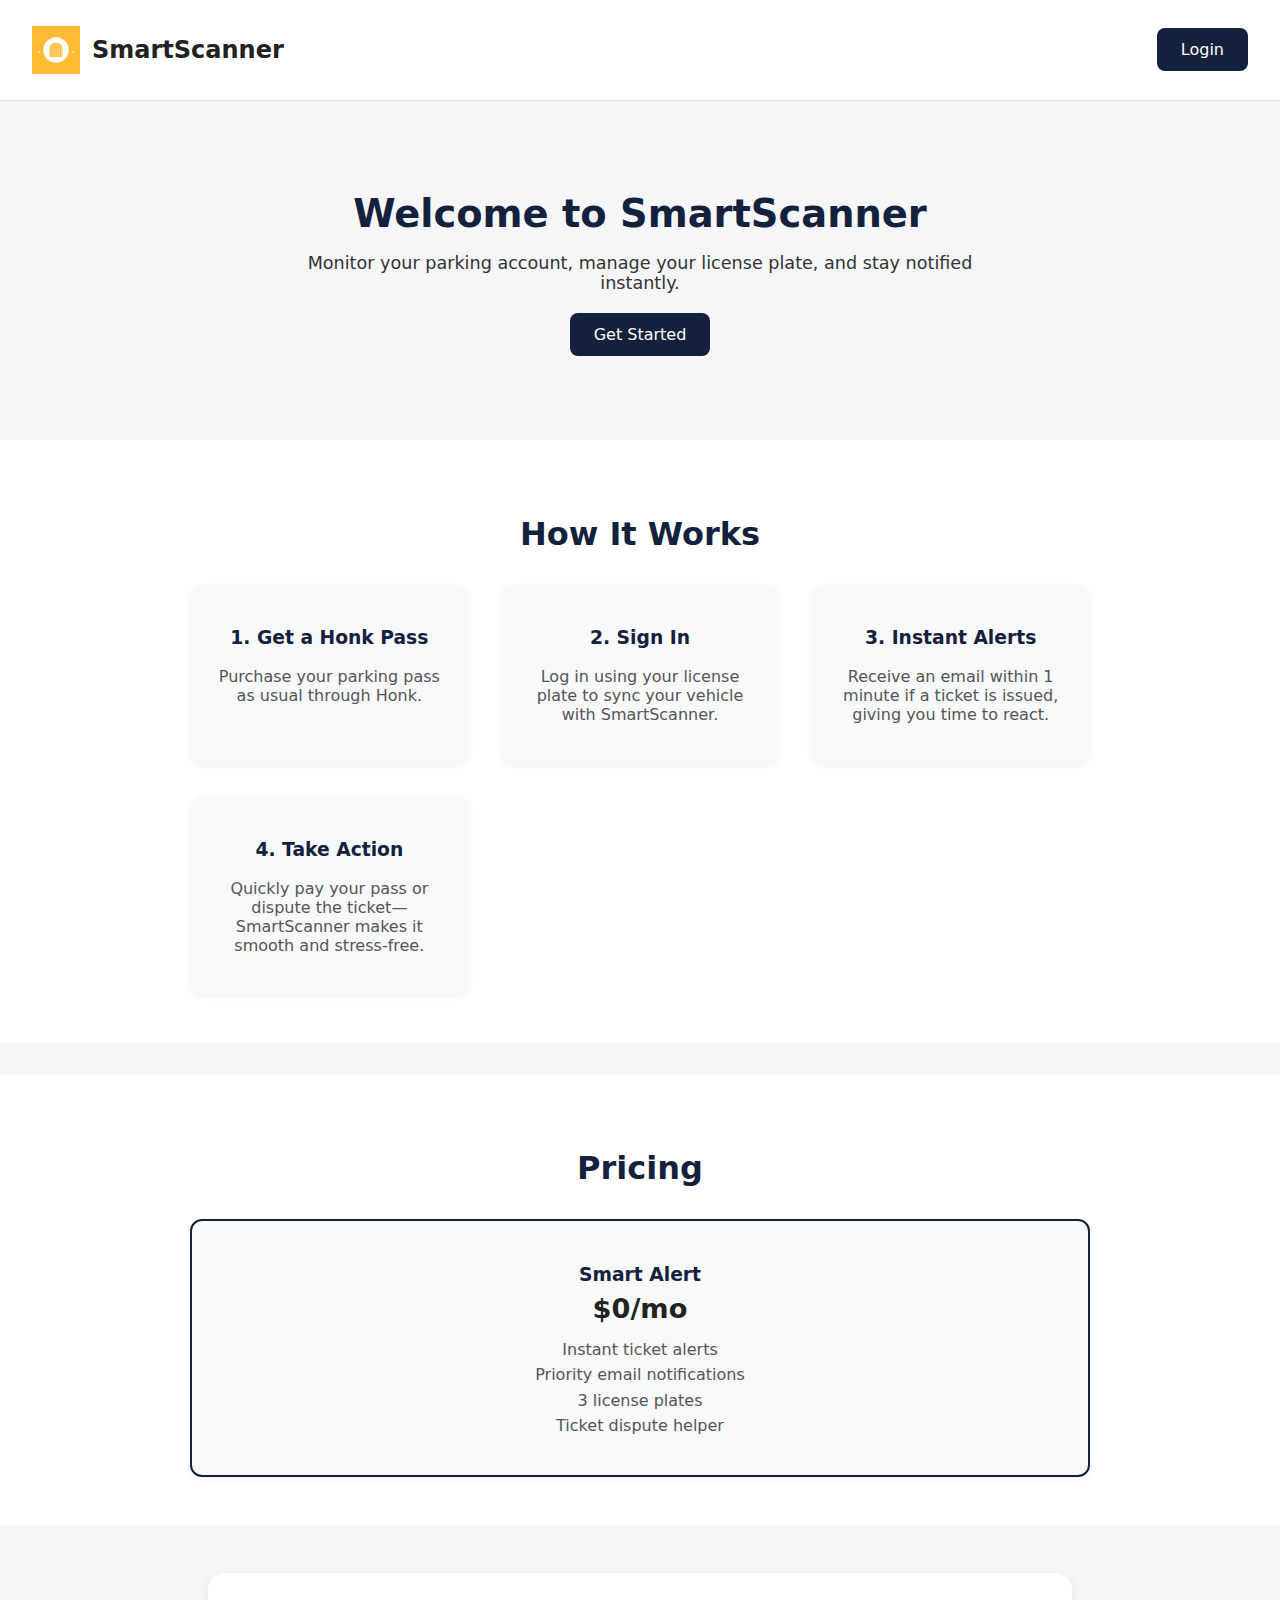
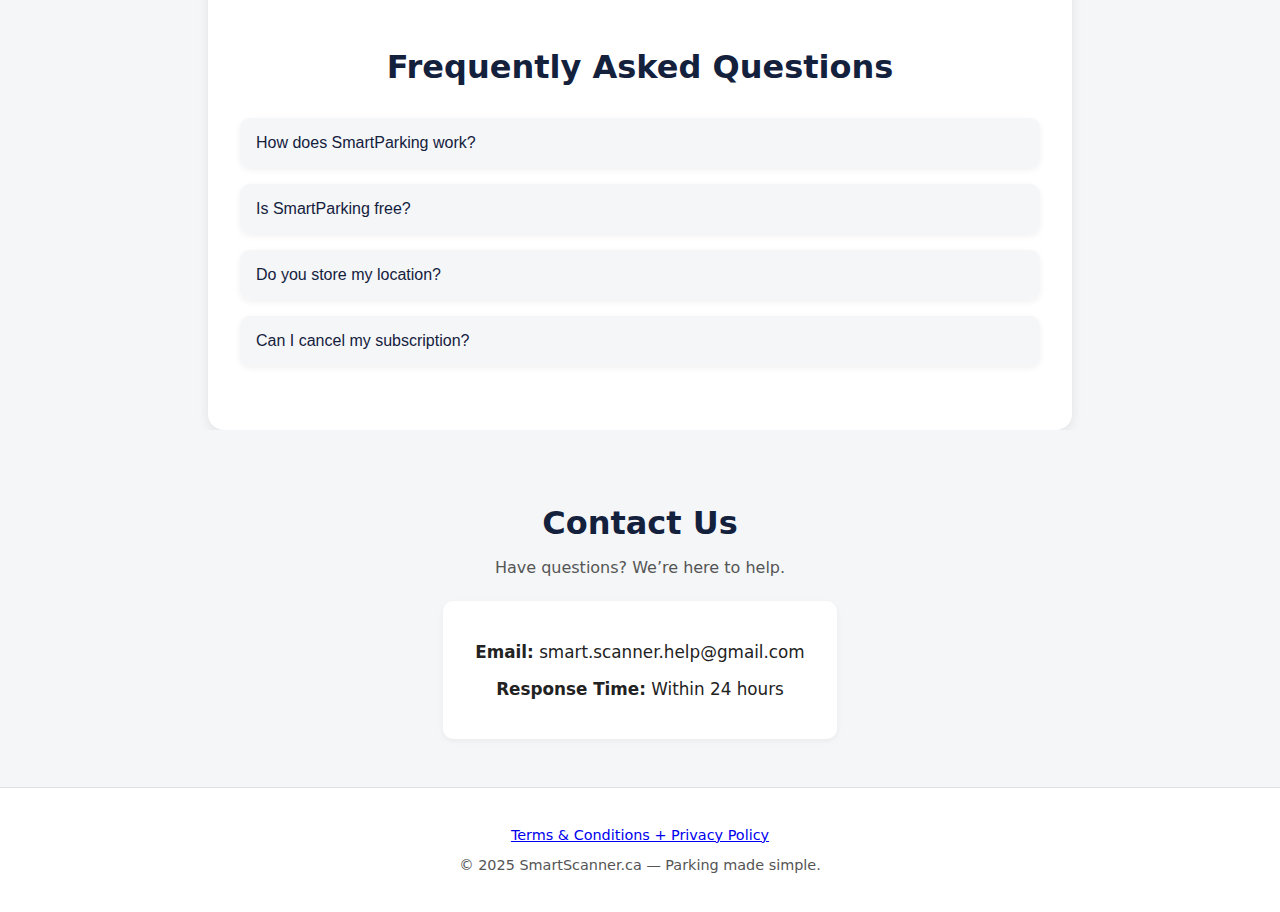
<file: index.html>
<!DOCTYPE html>
<html lang="en">
<head>
  <meta charset="UTF-8" />
  <meta name="viewport" content="width=device-width, initial-scale=1.0" />
  <title>SmartScanner</title>
  <link rel="stylesheet" href="css/style.css" />
</head>

<body>
  <header>
    <div class="logo-area">
      <img src="assets/logo.png" alt="SmartScanner Logo" class="site-logo" />
      <h2>SmartScanner</h2>
    </div>
    <nav>
      <a href="login.html" class="btn">Login</a>
    </nav>
  </header>

  <main>
    <section class="hero">
      <h1>Welcome to SmartScanner</h1>
      <p>Monitor your parking account, manage your license plate, and stay notified instantly.</p>
      <a href="login.html" class="btn">Get Started</a>
    </section>

    <section class="how-it-works">
      <h2>How It Works</h2>
      <div class="steps">
        <div class="step">
          <h3>1. Get a Honk Pass</h3>
          <p>Purchase your parking pass as usual through Honk.</p>
        </div>

        <div class="step">
          <h3>2. Sign In</h3>
          <p>Log in using your license plate to sync your vehicle with SmartScanner.</p>
        </div>

        <div class="step">
          <h3>3. Instant Alerts</h3>
          <p>Receive an email within 1 minute if a ticket is issued, giving you time to react.</p>
        </div>

        <div class="step">
          <h3>4. Take Action</h3>
          <p>Quickly pay your pass or dispute the ticket—SmartScanner makes it smooth and stress-free.</p>
        </div>
      </div>
    </section>
  </main>

<section class="pricing">
  <h2>Pricing</h2>
  <div class="pricing-grid">

    <div class="price-card popular">
      <h3>Smart Alert</h3>
      <p class="price">$0/mo</p>
      <ul>
        <li>Instant ticket alerts</li>
        <li>Priority email notifications</li>
        <li>3 license plates</li>
        <li>Ticket dispute helper</li>
      </ul>
    </div>

  </div>
</section>

<section class="faq">
  <h2>Frequently Asked Questions</h2>

  <div class="faq-item">
    <button class="faq-question">How does SmartParking work?</button>
    <div class="faq-answer">
      <p>Our system uses plate scanning and notifications to help you avoid tickets and manage parking more easily.</p>
    </div>
  </div>

  <div class="faq-item">
    <button class="faq-question">Is SmartParking free?</button>
    <div class="faq-answer">
      <p>Yes, we offer a free plan with essential features. You can upgrade anytime for extra benefits.</p>
    </div>
  </div>

  <div class="faq-item">
    <button class="faq-question">Do you store my location?</button>
    <div class="faq-answer">
      <p>No. We only process vehicle plate data required for alerts and dashboard activity.</p>
    </div>
  </div>

  <div class="faq-item">
    <button class="faq-question">Can I cancel my subscription?</button>
    <div class="faq-answer">
      <p>Yes. You can cancel anytime from your dashboard settings without penalties.</p>
    </div>
  </div>

</section>

<section class="contact">
  <h2>Contact Us</h2>
  <p class="contact-desc">Have questions? We’re here to help.</p>
  
  <div class="contact-info">
    <p><strong>Email:</strong> smart.scanner.help@gmail.com</p>
    <p><strong>Response Time:</strong> Within 24 hours</p>
  </div>
</section>

  <footer class="footer">
    
  <footer>
  <p><a href="terms.html" class="footer-link">Terms & Conditions + Privacy Policy</a></p>
  </footer>

    <p>© 2025 SmartScanner.ca — Parking made simple.</p>
  </footer>

  <script src="js/main.js"></script>

  <script>
  document.querySelectorAll('.faq-question').forEach(btn => {
    btn.addEventListener('click', () => {
      const ans = btn.nextElementSibling;
      ans.style.display = ans.style.display === "block" ? "none" : "block";
    });
  });

</script>

</body>
</html>
</file>
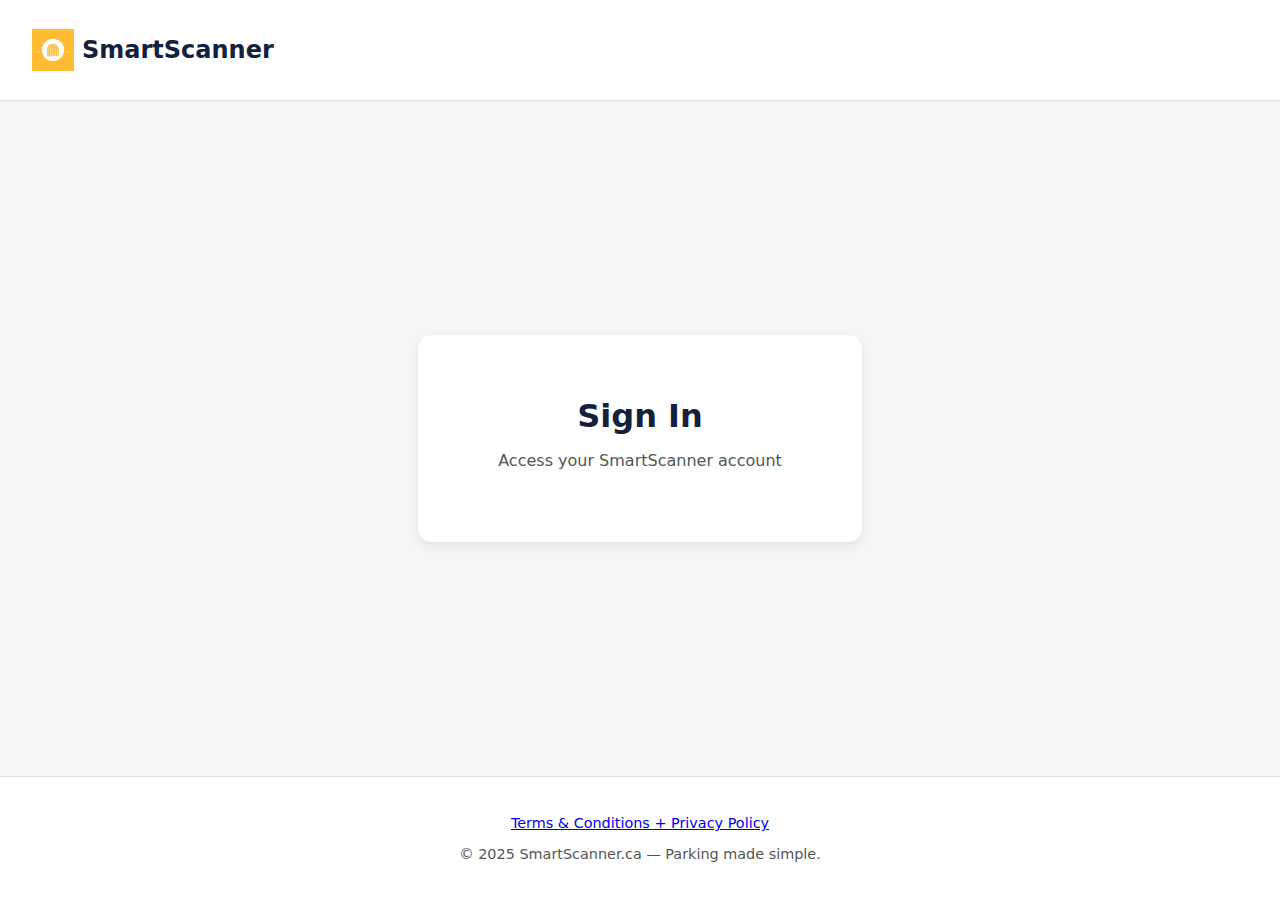
<file: dashboard.html>
<!DOCTYPE html>
<html lang="en">
<head>
  <meta charset="UTF-8" />
  <meta name="viewport" content="width=device-width, initial-scale=1.0" />
  <title>Dashboard - SFU Scanner</title>
  <link rel="stylesheet" href="css/dashboard_style.css" />
</head>
<body>
  <div class="dashboard-container">
    <!-- Sidebar -->
    <nav class="sidebar">
      <div class="logo">
        <img src="assets/logo.png" alt="" />
        <h2>SFU Scanner</h2>
      </div>
      <ul class="nav-links">
        <li id="nav-account" class="active">Account</li>
        <li id="nav-plates">Plates</li>
        <li id="nav-subscription">Subscription</li>
      </ul>
      <div class="signout-section">
        <button id="logoutBtn">Sign Out</button>
      </div>
    </nav>

    <!-- Main content -->
    <main class="main-content">
      <section id="account-section" class="content-section active">
        <h1>Account Info</h1>
        <div id="user-info"></div>
      </section>

      <section id="plates-section" class="content-section">
        <h1>License Plate</h1>
        <div id="plate-info"></div>
        <input type="text" id="plate-input" placeholder="Enter License Plate" />
        <button class="btn" id="save-plate">Save Plate</button>
      </section>

      <section id="subscription-section" class="content-section">
        <h1>Subscription</h1>
        <p>Subscribe to monitor your parking and notifications.</p>
        <div id="subscription-form">
          <input type="text" id="sub-name" placeholder="Full Name" />
          <input type="text" id="sub-phone" placeholder="Phone Number" />
          <button class="btn" id="subscribe">Subscribe Monthly</button>
        </div>
      </section>
    </main>
  </div>

  <script src="js/dashboard.js"></script>
</body>
</html>
</file>
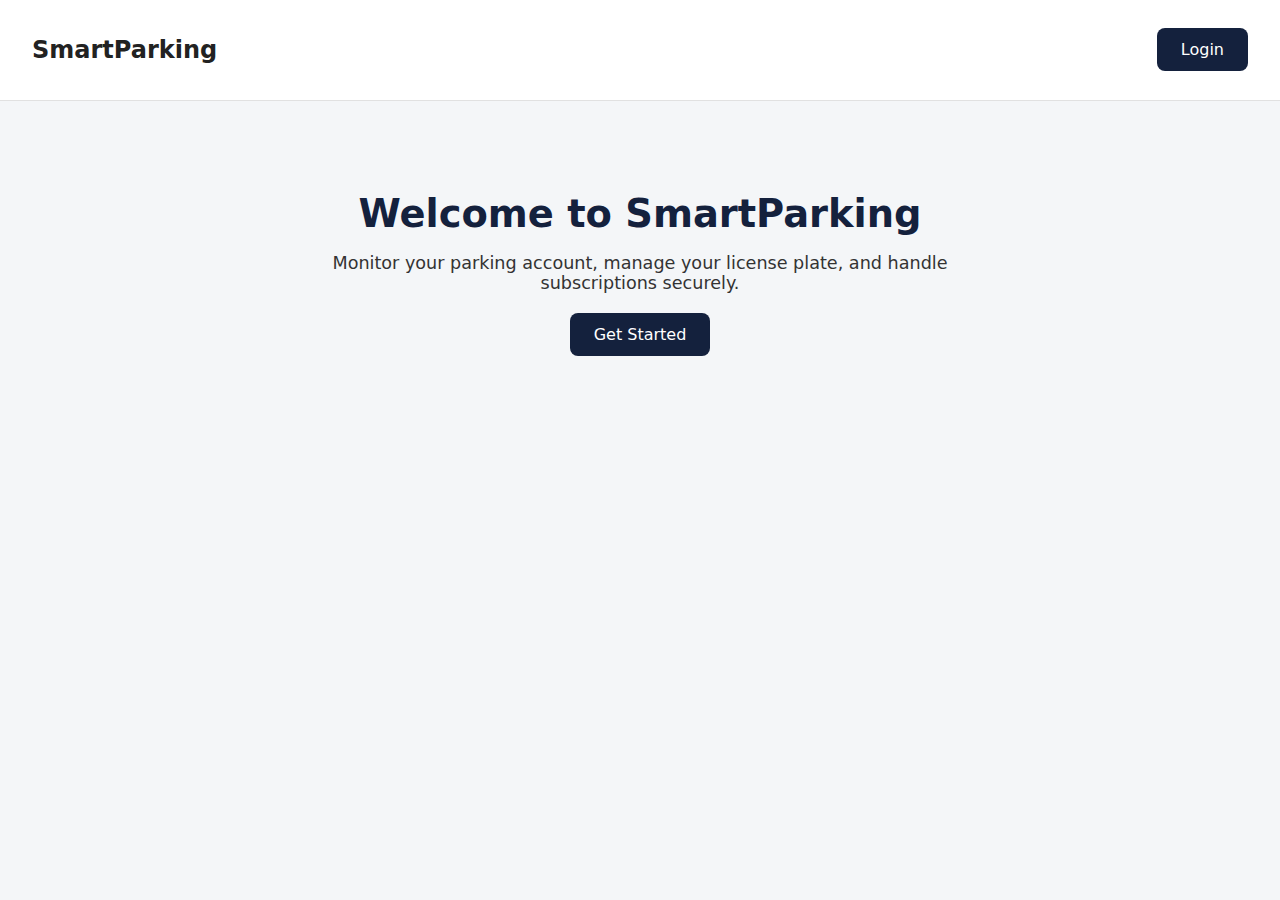
<file: home.html>
<!DOCTYPE html>
<html lang="en">
<head>
  <meta charset="UTF-8" />
  <meta name="viewport" content="width=device-width, initial-scale=1.0" />
  <title>SmartParking</title>
  <link rel="stylesheet" href="css/style.css" />
</head>
<body>
  <header>
    <h2>SmartParking</h2>
    <nav>
      <a href="login.html" class="btn">Login</a>
    </nav>
  </header>

  <main>
    <section class="hero">
      <h1>Welcome to SmartParking</h1>
      <p>Monitor your parking account, manage your license plate, and handle subscriptions securely.</p>
      <a href="login.html" class="btn">Get Started</a>
    </section>
  </main>

  <script src="js/main.js"></script>
</body>
</html>
</file>
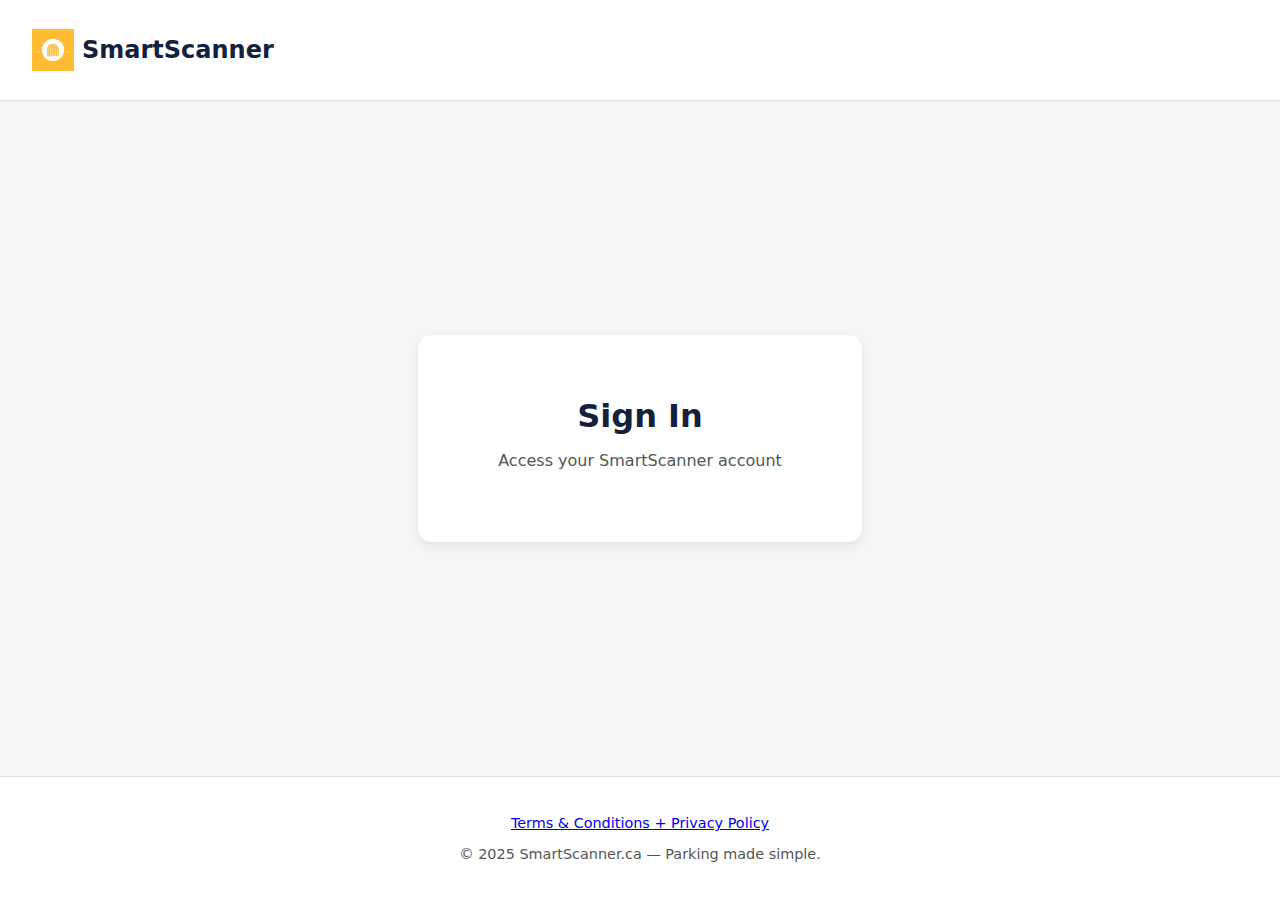
<file: login.html>
<!DOCTYPE html>
<html lang="en">
<head>
  <meta charset="UTF-8" />
  <meta name="viewport" content="width=device-width, initial-scale=1.0" />
  <title>Login - SmartScanner</title>
  <link rel="stylesheet" href="css/login.css" />
  <script src="https://accounts.google.com/gsi/client" async defer></script>
</head>

<body>
  <header>
    <div class="logo-area">
      <img src="assets/logo.png" alt="SmartScanner Logo" class="site-logo" />
      <h2><a href="index.html">SmartScanner</a></h2>
    </div>
  </header>

  <main>
    <section class="login-box">
      <h1>Sign In</h1>
      <p class="subtitle">Access your SmartScanner account</p>
      <div id="loginDiv" class="google-login"></div>
    </section>
  </main>

<footer class="footer">
    
  <footer>
  <p><a href="terms.html" class="footer-link">Terms & Conditions + Privacy Policy</a></p>
  </footer>

    <p>© 2025 SmartScanner.ca — Parking made simple.</p>
  </footer>


  <script src="js/auth.js"></script>
</body>
</html>
</file>
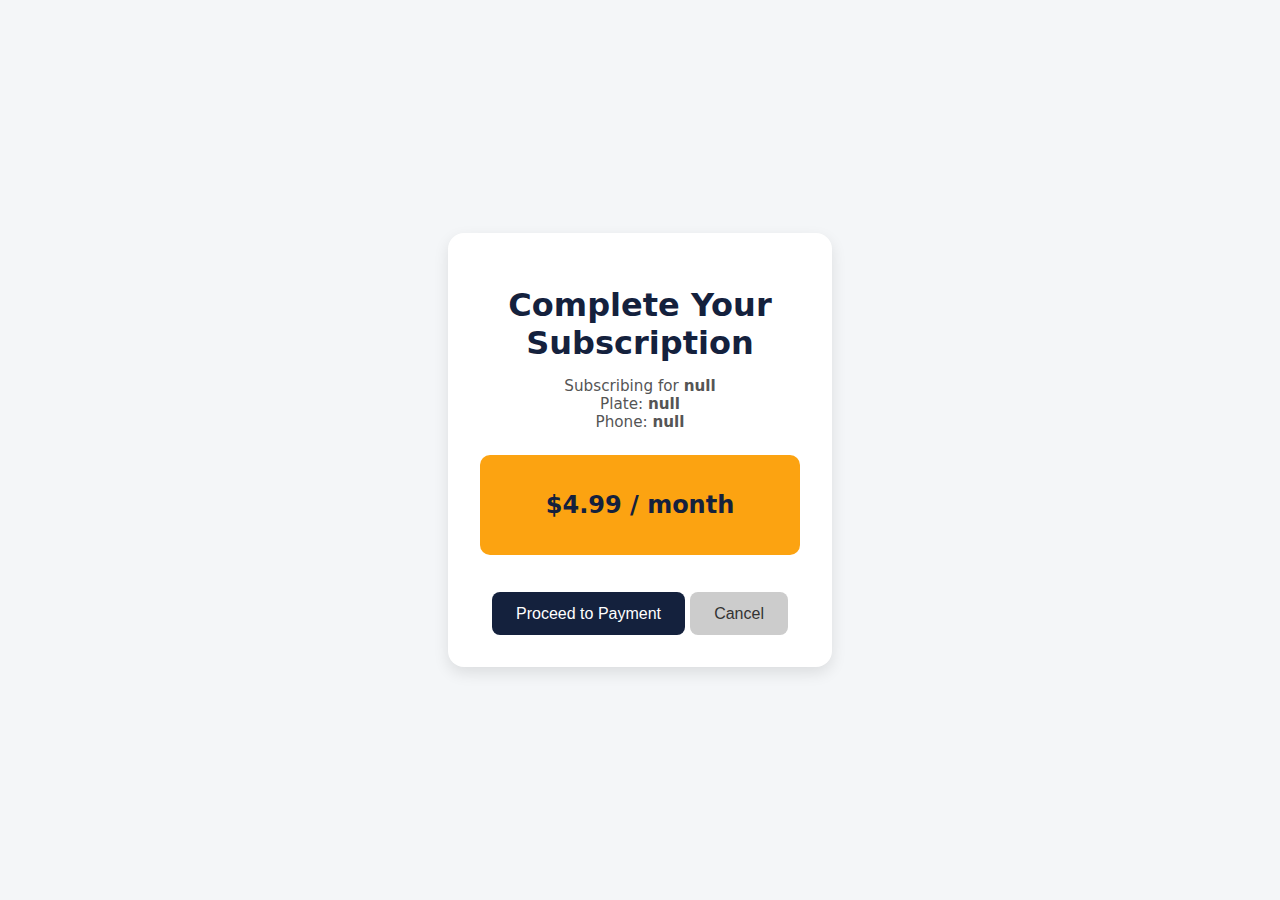
<file: payment.html>
<!DOCTYPE html>
<html lang="en">
<head>
  <meta charset="UTF-8">
  <meta name="viewport" content="width=device-width, initial-scale=1.0">
  <title>Payment - SFU Scanner</title>
  <link rel="stylesheet" href="css/payment_style.css">
</head>
<body>
  <div class="payment-container">
    <div class="payment-card">
      <h1>Complete Your Subscription</h1>
      <p id="summary"></p>

      <div class="price-box">
        <h2>$4.99 / month</h2>
      </div>

      <button id="checkoutBtn">Proceed to Payment</button>
      <button id="cancelBtn" class="secondary">Cancel</button>
    </div>
  </div>

  <script src="js/payment.js"></script>
</body>
</html>
</file>
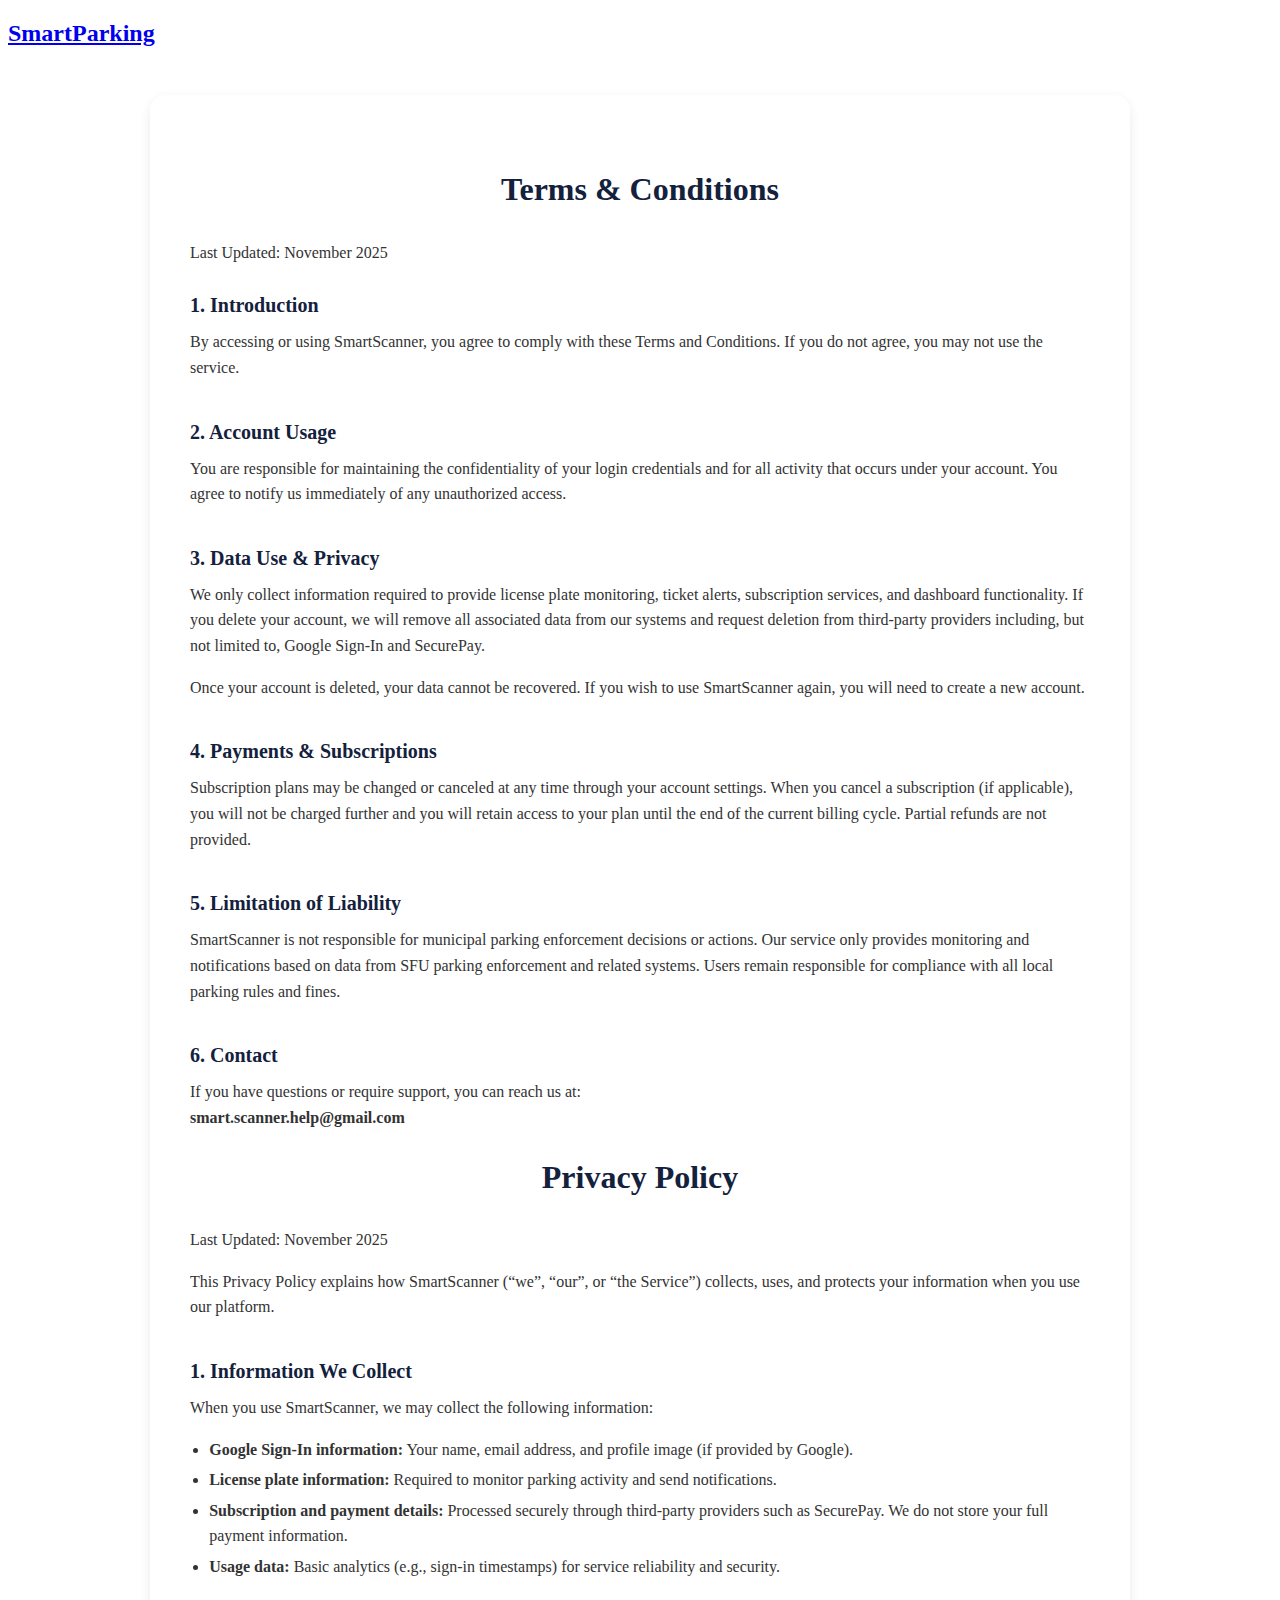
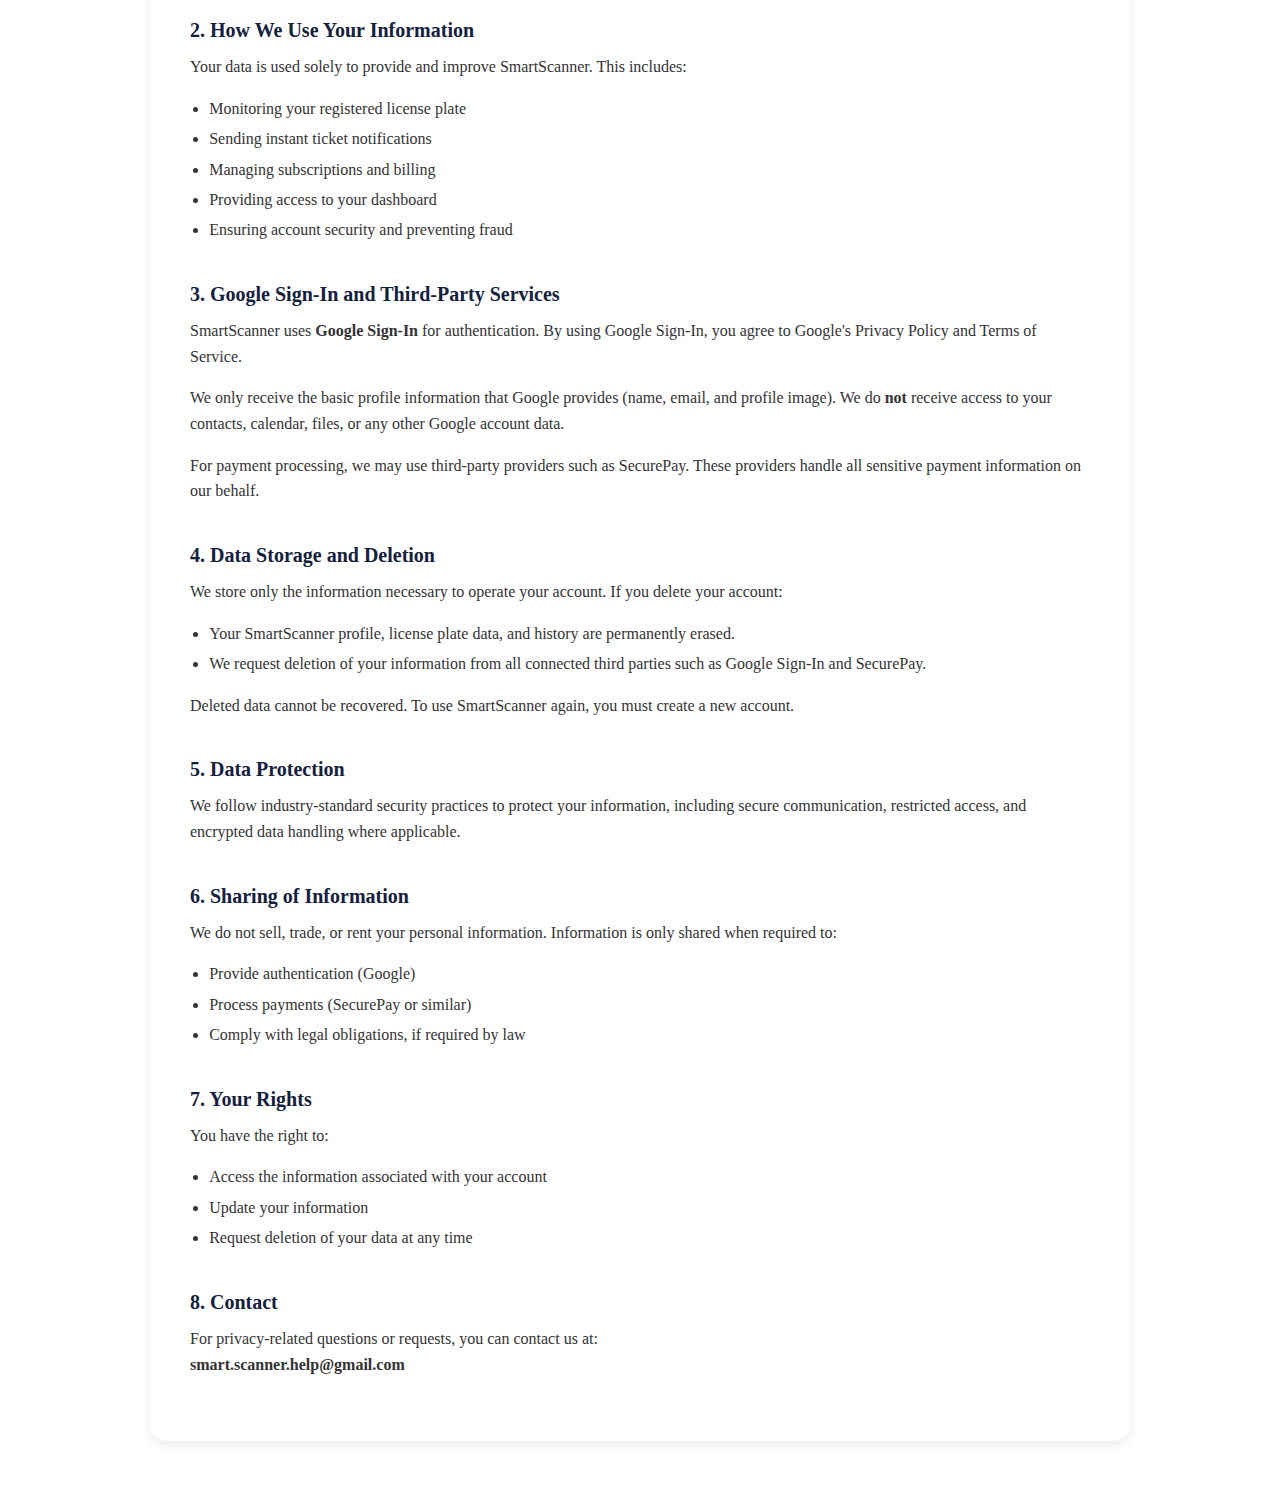
<file: terms.html>
<!DOCTYPE html>
<html lang="en">
<head>
  <meta charset="UTF-8" />
  <meta name="viewport" content="width=device-width, initial-scale=1.0" />
  <title>Terms & Conditions - SmartParking</title>
  <link rel="stylesheet" href="css/main.css" />
</head>
<body>

  <header>
    <h2><a href="index.html">SmartParking</a></h2>
  </header>

  <main class="terms-container">
    <h1>Terms & Conditions</h1>

    <p>Last Updated: November 2025</p>

    <h3>1. Introduction</h3>
    <p>
        By accessing or using SmartScanner, you agree to comply with these Terms and Conditions. 
        If you do not agree, you may not use the service.
    </p>

    <h3>2. Account Usage</h3>
    <p>
        You are responsible for maintaining the confidentiality of your login credentials and 
        for all activity that occurs under your account. You agree to notify us immediately of 
        any unauthorized access.
    </p>

    <h3>3. Data Use & Privacy</h3>
    <p>
        We only collect information required to provide license plate monitoring, 
        ticket alerts, subscription services, and dashboard functionality.
        If you delete your account, we will remove all associated data from our systems and 
        request deletion from third-party providers including, but not limited to, 
        Google Sign-In and SecurePay.
    </p>
    <p>
        Once your account is deleted, your data cannot be recovered. If you wish to use 
        SmartScanner again, you will need to create a new account.
    </p>

    <h3>4. Payments & Subscriptions</h3>
    <p>
        Subscription plans may be changed or canceled at any time through your account settings.
        When you cancel a subscription (if applicable), you will not be charged further and 
        you will retain access to your plan until the end of the current billing cycle.
        Partial refunds are not provided.
    </p>

    <h3>5. Limitation of Liability</h3>
    <p>
        SmartScanner is not responsible for municipal parking enforcement decisions or actions.
        Our service only provides monitoring and notifications based on data from 
        SFU parking enforcement and related systems. 
        Users remain responsible for compliance with all local parking rules and fines.
    </p>

    <h3>6. Contact</h3>
    <p>
        If you have questions or require support, you can reach us at:
        <br><strong>smart.scanner.help@gmail.com</strong>
    </p>

    <h1>Privacy Policy</h1>
<p>Last Updated: November 2025</p>

<p>
    This Privacy Policy explains how SmartScanner (“we”, “our”, or “the Service”) collects, 
    uses, and protects your information when you use our platform.
</p>

<h3>1. Information We Collect</h3>
<p>When you use SmartScanner, we may collect the following information:</p>
<ul>
    <li><strong>Google Sign-In information:</strong> Your name, email address, and profile image (if provided by Google).</li>
    <li><strong>License plate information:</strong> Required to monitor parking activity and send notifications.</li>
    <li><strong>Subscription and payment details:</strong> Processed securely through third-party providers such as SecurePay. We do not store your full payment information.</li>
    <li><strong>Usage data:</strong> Basic analytics (e.g., sign-in timestamps) for service reliability and security.</li>
</ul>

<h3>2. How We Use Your Information</h3>
<p>Your data is used solely to provide and improve SmartScanner. This includes:</p>
<ul>
    <li>Monitoring your registered license plate</li>
    <li>Sending instant ticket notifications</li>
    <li>Managing subscriptions and billing</li>
    <li>Providing access to your dashboard</li>
    <li>Ensuring account security and preventing fraud</li>
</ul>

<h3>3. Google Sign-In and Third-Party Services</h3>
<p>
    SmartScanner uses <strong>Google Sign-In</strong> for authentication. 
    By using Google Sign-In, you agree to Google's Privacy Policy and Terms of Service.
</p>
<p>
    We only receive the basic profile information that Google provides (name, email, 
    and profile image). We do <strong>not</strong> receive access to your contacts, calendar, files, 
    or any other Google account data.
</p>
<p>
    For payment processing, we may use third-party providers such as SecurePay. 
    These providers handle all sensitive payment information on our behalf.
</p>

<h3>4. Data Storage and Deletion</h3>
<p>
    We store only the information necessary to operate your account. 
    If you delete your account:
</p>
<ul>
    <li>Your SmartScanner profile, license plate data, and history are permanently erased.</li>
    <li>We request deletion of your information from all connected third parties such as Google Sign-In and SecurePay.</li>
</ul>
<p>
    Deleted data cannot be recovered. To use SmartScanner again, you must create a new account.
</p>

<h3>5. Data Protection</h3>
<p>
    We follow industry-standard security practices to protect your information, 
    including secure communication, restricted access, and encrypted data handling 
    where applicable.
</p>

<h3>6. Sharing of Information</h3>
<p>
    We do not sell, trade, or rent your personal information.  
    Information is only shared when required to:
</p>
<ul>
    <li>Provide authentication (Google)</li>
    <li>Process payments (SecurePay or similar)</li>
    <li>Comply with legal obligations, if required by law</li>
</ul>

<h3>7. Your Rights</h3>
<p>You have the right to:</p>
<ul>
    <li>Access the information associated with your account</li>
    <li>Update your information</li>
    <li>Request deletion of your data at any time</li>
</ul>

<h3>8. Contact</h3>
<p>
    For privacy-related questions or requests, you can contact us at:
    <br><strong>smart.scanner.help@gmail.com</strong>
</p>


</main>


  </main>
</body>
</html>
</file>
<file: css/style.css>
/* General */
body {
  margin: 0;
  font-family: "Segoe UI", Roboto, system-ui, sans-serif;
  background: #f4f6f8;
  color: #222;
}

/* Header */
header {
  display: flex;
  justify-content: space-between;
  align-items: center;
  padding: 1rem 2rem;
  background: #ffffff;
  border-bottom: 1px solid #e1e1e1;
}

.logo-area {
  display: flex;
  align-items: center;
}

.site-logo {
  height: 48px;
  margin-right: 0.75rem;
}

header a {
  text-decoration: none;
  color: inherit;
}

/* Hero */
.hero {
  text-align: center;
  padding: 4rem 1rem;
  max-width: 700px;
  margin: auto;
}

.hero h1 {
  font-size: 2.4rem;
  color: #14213d;
  margin-bottom: 1rem;
}

.hero p {
  font-size: 1.1rem;
  color: #333;
  margin-bottom: 2rem;
}

/* Button */
.btn {
  background: #14213d;
  color: white;
  border: none;
  padding: 0.75rem 1.5rem;
  border-radius: 8px;
  cursor: pointer;
  font-size: 1rem;
  text-decoration: none;
  transition: background 0.2s;
}

.btn:hover {
  background: #1f2e54;
}

/* How It Works */
.how-it-works {
  background: white;
  padding: 3rem 1rem;
  margin-top: 2rem;
}

.how-it-works h2 {
  text-align: center;
  font-size: 2rem;
  color: #14213d;
  margin-bottom: 2rem;
}

.how-grid {
  display: flex;
  flex-wrap: wrap;
  justify-content: center; /* Center items by default */
  gap: 2rem;
}

.step-box {
  background: #ffffff;
  padding: 2rem;
  border-radius: 16px;
  width: 280px;
  text-align: center;
  box-shadow: 0 4px 12px rgba(0,0,0,0.08);
}

/* Ensure centered layout even if only 1 item is present */
.how-grid:only-child,
.how-grid > :only-child {
  margin-left: auto;
  margin-right: auto;
}

.steps {
  display: grid;
  grid-template-columns: repeat(auto-fit, minmax(220px, 1fr));
  gap: 2rem;
  max-width: 900px;
  margin: auto;
}

.step {
  background: #f8f9fb;
  padding: 1.5rem;
  border-radius: 12px;
  box-shadow: 0 2px 6px rgba(0,0,0,0.05);
  text-align: center;
}

.step h3 {
  color: #14213d;
}

.step p {
  color: #555;
}

/* Footer */
.footer {
  text-align: center;
  padding: 1.5rem;
  background: #ffffff;
  border-top: 1px solid #e1e1e1;
  color: #555;
  font-size: 0.9rem;
}

.pricing {
  padding: 3rem 1rem;
  background: #ffffff;
  margin-top: 2rem;
}

.pricing h2 {
  text-align: center;
  font-size: 2rem;
  color: #14213d;
  margin-bottom: 2rem;
}

.pricing-grid {
  display: grid;
  grid-template-columns: repeat(auto-fit, minmax(230px, 1fr));
  gap: 2rem;
  max-width: 900px;
  margin: auto;
}

.price-card {
  background: #f8f9fb;
  padding: 1.5rem;
  border-radius: 12px;
  text-align: center;
  box-shadow: 0 2px 6px rgba(0,0,0,0.05);
}

.price-card.popular {
  border: 2px solid #14213d;
}

.price-card h3 {
  margin-bottom: 0.5rem;
  color: #14213d;
}

.price {
  font-size: 1.7rem;
  font-weight: bold;
  margin: 0.5rem 0 1rem;
}

.price-card ul {
  list-style: none;
  padding: 0;
  color: #555;
}

.price-card ul li {
  margin: 0.4rem 0;
}

.contact {
  padding: 3rem 1rem;
  background: #f4f6f8;
  text-align: center;
}

.contact h2 {
  color: #14213d;
  font-size: 2rem;
  margin-bottom: 1rem;
}

.contact-desc {
  color: #555;
  margin-bottom: 1.5rem;
}

.contact-info {
  background: #ffffff;
  display: inline-block;
  padding: 1.5rem 2rem;
  border-radius: 10px;
  box-shadow: 0 2px 6px rgba(0,0,0,0.05);
  font-size: 1.05rem;
}

.faq {
  padding: 3rem 1rem;
  max-width: 800px;
  margin: auto;
}

.faq h2 {
  text-align: center;
  font-size: 2rem;
  color: #14213d;
  margin-bottom: 2rem;
}

.faq-item {
  margin-bottom: 1rem;
  border-radius: 10px;
  background: #ffffff;
  box-shadow: 0 2px 6px rgba(0,0,0,0.06);
}

.faq-question {
  width: 100%;
  padding: 1rem;
  background: #f4f6f8;
  border: none;
  border-radius: 10px;
  text-align: left;
  font-size: 1rem;
  cursor: pointer;
  font-weight: 500;
  color: #14213d;
}

.faq-answer {
  display: none;
  padding: 1rem;
  font-size: 0.95rem;
  color: #444;
}

.faq {
  background: #ffffff;
  padding: 3rem 2rem;
  margin-top: 3rem;
  border-radius: 16px;
  box-shadow: 0 4px 12px rgba(0,0,0,0.08);
}
</file>
<file: css/dashboard_style.css>
/* General layout */
body {
  margin: 0;
  font-family: "Segoe UI", Roboto, system-ui, sans-serif;
  background: #f4f6f8;
  color: #222;
}

/* Layout grid */
.dashboard-container {
  display: flex;
  height: 100vh;
}

/* Sidebar */
.sidebar {
  background: #14213d;
  color: white;
  width: 250px;
  display: flex;
  flex-direction: column;
  justify-content: space-between;
  padding: 1rem 0;
  box-shadow: 2px 0 6px rgba(0,0,0,0.1);
}

.sidebar .logo {
  text-align: center;
  margin-bottom: 2rem;
}

.sidebar .logo img {
  width: 60px;
  height: 60px;
  border-radius: 50%;
}

.sidebar h2 {
  font-size: 1.2rem;
  margin-top: 0.5rem;
  color: #fca311;
}

.nav-links {
  list-style: none;
  padding: 0;
  margin: 0;
  flex-grow: 1;
}

.nav-links li {
  padding: 1rem 1.5rem;
  cursor: pointer;
  transition: background 0.2s;
}

.nav-links li:hover,
.nav-links li.active {
  background: #1f2e54;
}

.signout-section {
  text-align: center;
  padding: 1rem;
}

.signout-section button {
  background: #fca311;
  border: none;
  color: #14213d;
  padding: 0.7rem 1.5rem;
  border-radius: 6px;
  cursor: pointer;
  font-weight: bold;
}

.signout-section button:hover {
  background: #ffbb33;
}

/* Main content */
.main-content {
  flex: 1;
  padding: 2rem;
  overflow-y: auto;
}

.content-section {
  display: none;
}

.content-section.active {
  display: block;
}

h1 {
  color: #14213d;
}

input {
  padding: 0.6rem;
  font-size: 1rem;
  border-radius: 6px;
  border: 1px solid #ccc;
  margin: 0.5rem 0;
  width: 250px;
}

.btn {
  background: #14213d;
  color: white;
  border: none;
  padding: 0.7rem 1.3rem;
  border-radius: 6px;
  cursor: pointer;
  font-size: 1rem;
}

.btn:hover {
  background: #1f2e54;
}

#user-info img {
  width: 60px;
  border-radius: 50%;
  margin-bottom: 1rem;
}
</file>
<file: css/login.css>
/* General */
body {
  margin: 0;
  font-family: "Segoe UI", Roboto, system-ui, sans-serif;
  background: #f4f6f8;
  color: #222;
  display: flex;
  flex-direction: column;
  min-height: 100vh;
}

/* Header */
header {
  padding: 1rem 2rem;
  background: #ffffff;
  border-bottom: 1px solid #e1e1e1;
  display: flex;
  align-items: center;
}

.logo-area {
  display: flex;
  align-items: center;
}

.site-logo {
  height: 42px;
  margin-right: 0.5rem;
}

header h2 a {
  text-decoration: none;
  color: #14213d;
}

/* Layout */
main {
  flex: 1;
  display: flex;
  justify-content: center;
  align-items: center;
  padding: 1rem;
}

/* Login Box */
.login-box {
  background: white;
  padding: 2.5rem 2rem;
  max-width: 380px;
  width: 100%;
  border-radius: 14px;
  box-shadow: 0 4px 12px rgba(0,0,0,0.08);
  text-align: center;
}

.login-box h1 {
  color: #14213d;
  margin-bottom: 0.5rem;
}

.subtitle {
  color: #555;
  margin-bottom: 2rem;
}

.google-login {
  display: flex;
  justify-content: center;
}

/* Footer */
.footer {
  text-align: center;
  padding: 1.5rem;
  background: #ffffff;
  border-top: 1px solid #e1e1e1;
  color: #555;
  font-size: 0.9rem;
}
</file>
<file: css/payment_style.css>
body {
  margin: 0;
  font-family: "Segoe UI", Roboto, system-ui, sans-serif;
  background: #f4f6f8;
  display: flex;
  justify-content: center;
  align-items: center;
  height: 100vh;
}

.payment-container {
  text-align: center;
}

.payment-card {
  background: white;
  padding: 2rem;
  border-radius: 16px;
  box-shadow: 0 6px 15px rgba(0,0,0,0.1);
  width: 320px;
}

h1 {
  color: #14213d;
  margin-bottom: 0.5rem;
}

#summary {
  font-size: 0.95rem;
  color: #555;
  margin-bottom: 1.5rem;
}

.price-box {
  background: #fca311;
  color: #14213d;
  padding: 1rem;
  border-radius: 10px;
  margin-bottom: 1.5rem;
}

button {
  background: #14213d;
  color: white;
  border: none;
  padding: 0.8rem 1.5rem;
  border-radius: 8px;
  cursor: pointer;
  font-size: 1rem;
}

button:hover {
  background: #1f2e54;
}

button.secondary {
  background: #ccc;
  color: #333;
  margin-top: 0.8rem;
}

button.secondary:hover {
  background: #bbb;
}
</file>
<file: css/main.css>
/* Terms & Privacy Container */
.terms-container {
  max-width: 900px;
  margin: 3rem auto;
  background: #ffffff;
  padding: 3rem 2.5rem;
  border-radius: 16px;
  box-shadow: 0 4px 12px rgba(0,0,0,0.08);
  line-height: 1.6;
  color: #333;
}

/* Main Titles */
.terms-container h1 {
  text-align: center;
  color: #14213d;
  font-size: 2rem;
  margin-bottom: 1rem;
}

/* Section Titles */
.terms-container h3 {
  color: #14213d;
  font-size: 1.25rem;
  margin-top: 2.2rem;
  margin-bottom: 0.5rem;
}

/* Paragraphs */
.terms-container p {
  margin-top: 0.5rem;
  font-size: 1rem;
}

/* Lists */
.terms-container ul {
  padding-left: 1.2rem;
  margin-top: 0.5rem;
}

.terms-container li {
  margin: 0.3rem 0;
}

/* Divider line between major sections */
.terms-container h1 + p,
.terms-container h3:first-of-type {
  margin-top: 1.5rem;
}

/* Responsive tweaks */
@media (max-width: 600px) {
  .terms-container {
    padding: 2rem 1.2rem;
  }

  .terms-container h1 {
    font-size: 1.7rem;
  }

  .terms-container h3 {
    font-size: 1.15rem;
  }
}
</file>
